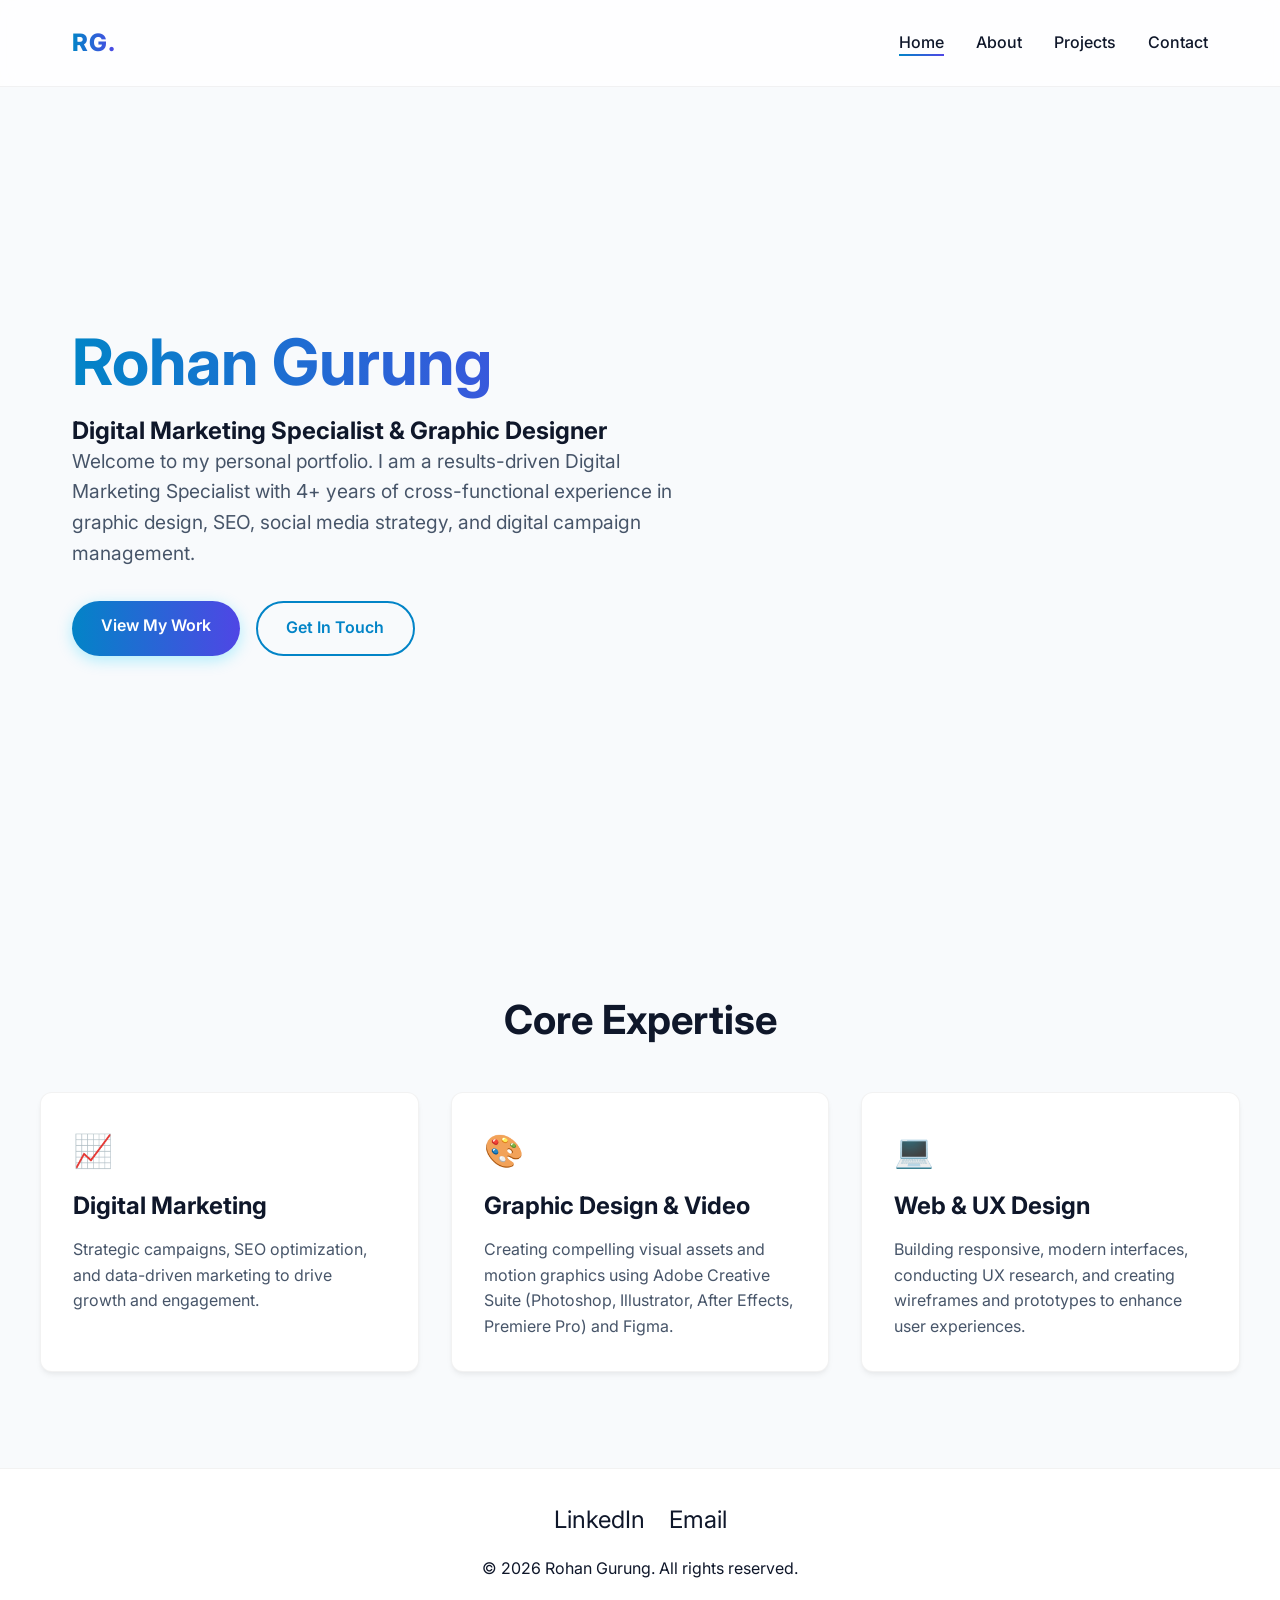
<file: index.html>
<!DOCTYPE html>
<html lang="en">

<head>
    <meta charset="UTF-8">
    <meta name="viewport" content="width=device-width, initial-scale=1.0">
    <title>Rohan Gurung | Portfolio</title>
    <meta name="description" content="Portfolio of Rohan Gurung, Digital Marketing Specialist & Graphic Designer.">

    <!-- Google Fonts -->
    <link rel="preconnect" href="https://fonts.googleapis.com">
    <link rel="preconnect" href="https://fonts.gstatic.com" crossorigin>
    <link href="https://fonts.googleapis.com/css2?family=Inter:wght@300;400;500;600;700;800&display=swap"
        rel="stylesheet">

    <link rel="stylesheet" href="css/styles.css">
</head>

<body>
    <header>
        <div class="container nav-wrapper">
            <nav>
                <div class="logo"><span class="gradient-text">RG.</span></div>
                <button class="hamburger" aria-label="Toggle navigation">☰</button>
                <ul class="nav-links">
                    <li><a href="index.html">Home</a></li>
                    <li><a href="about.html">About</a></li>
                    <li><a href="projects.html">Projects</a></li>
                    <li><a href="contact.html">Contact</a></li>
                </ul>
            </nav>
        </div>
    </header>

    <main>
        <section class="hero container">
            <div class="hero-content">
                <h1 class="gradient-text">Rohan Gurung</h1>
                <h2>Digital Marketing Specialist & Graphic Designer</h2>
                <p>Welcome to my personal portfolio. I am a results-driven Digital Marketing Specialist with 4+ years of
                    cross-functional experience in graphic design, SEO, social media strategy, and digital campaign
                    management.</p>
                <div class="hero-buttons">
                    <a href="projects.html" class="btn btn-primary">View My Work</a>
                    <a href="contact.html" class="btn btn-outline">Get In Touch</a>
                </div>
            </div>
        </section>

        <section class="skills-preview section-padding container fade-in">
            <h2 class="section-title">Core Expertise</h2>
            <div class="card-grid">
                <div class="card">
                    <div class="card-icon">📈</div>
                    <h3>Digital Marketing</h3>
                    <p>Strategic campaigns, SEO optimization, and data-driven marketing to drive growth and engagement.
                    </p>
                </div>
                <div class="card">
                    <div class="card-icon">🎨</div>
                    <h3>Graphic Design & Video</h3>
                    <p>Creating compelling visual assets and motion graphics using Adobe Creative Suite (Photoshop,
                        Illustrator, After Effects, Premiere Pro) and Figma.</p>
                </div>
                <div class="card">
                    <div class="card-icon">💻</div>
                    <h3>Web & UX Design</h3>
                    <p>Building responsive, modern interfaces, conducting UX research, and creating wireframes and
                        prototypes to enhance user experiences.</p>
                </div>
            </div>
        </section>
    </main>

    <footer>
        <div class="container">
            <div class="social-links">
                <a href="https://linkedin.com/in/rohan-gurung-it" target="_blank" aria-label="LinkedIn">LinkedIn</a>
                <a href="mailto:grgrohan004@gmail.com" aria-label="Email">Email</a>
            </div>
            <p>&copy; 2026 Rohan Gurung. All rights reserved.</p>
        </div>
    </footer>

    <script src="js/script.js"></script>
</body>

</html>
</file>
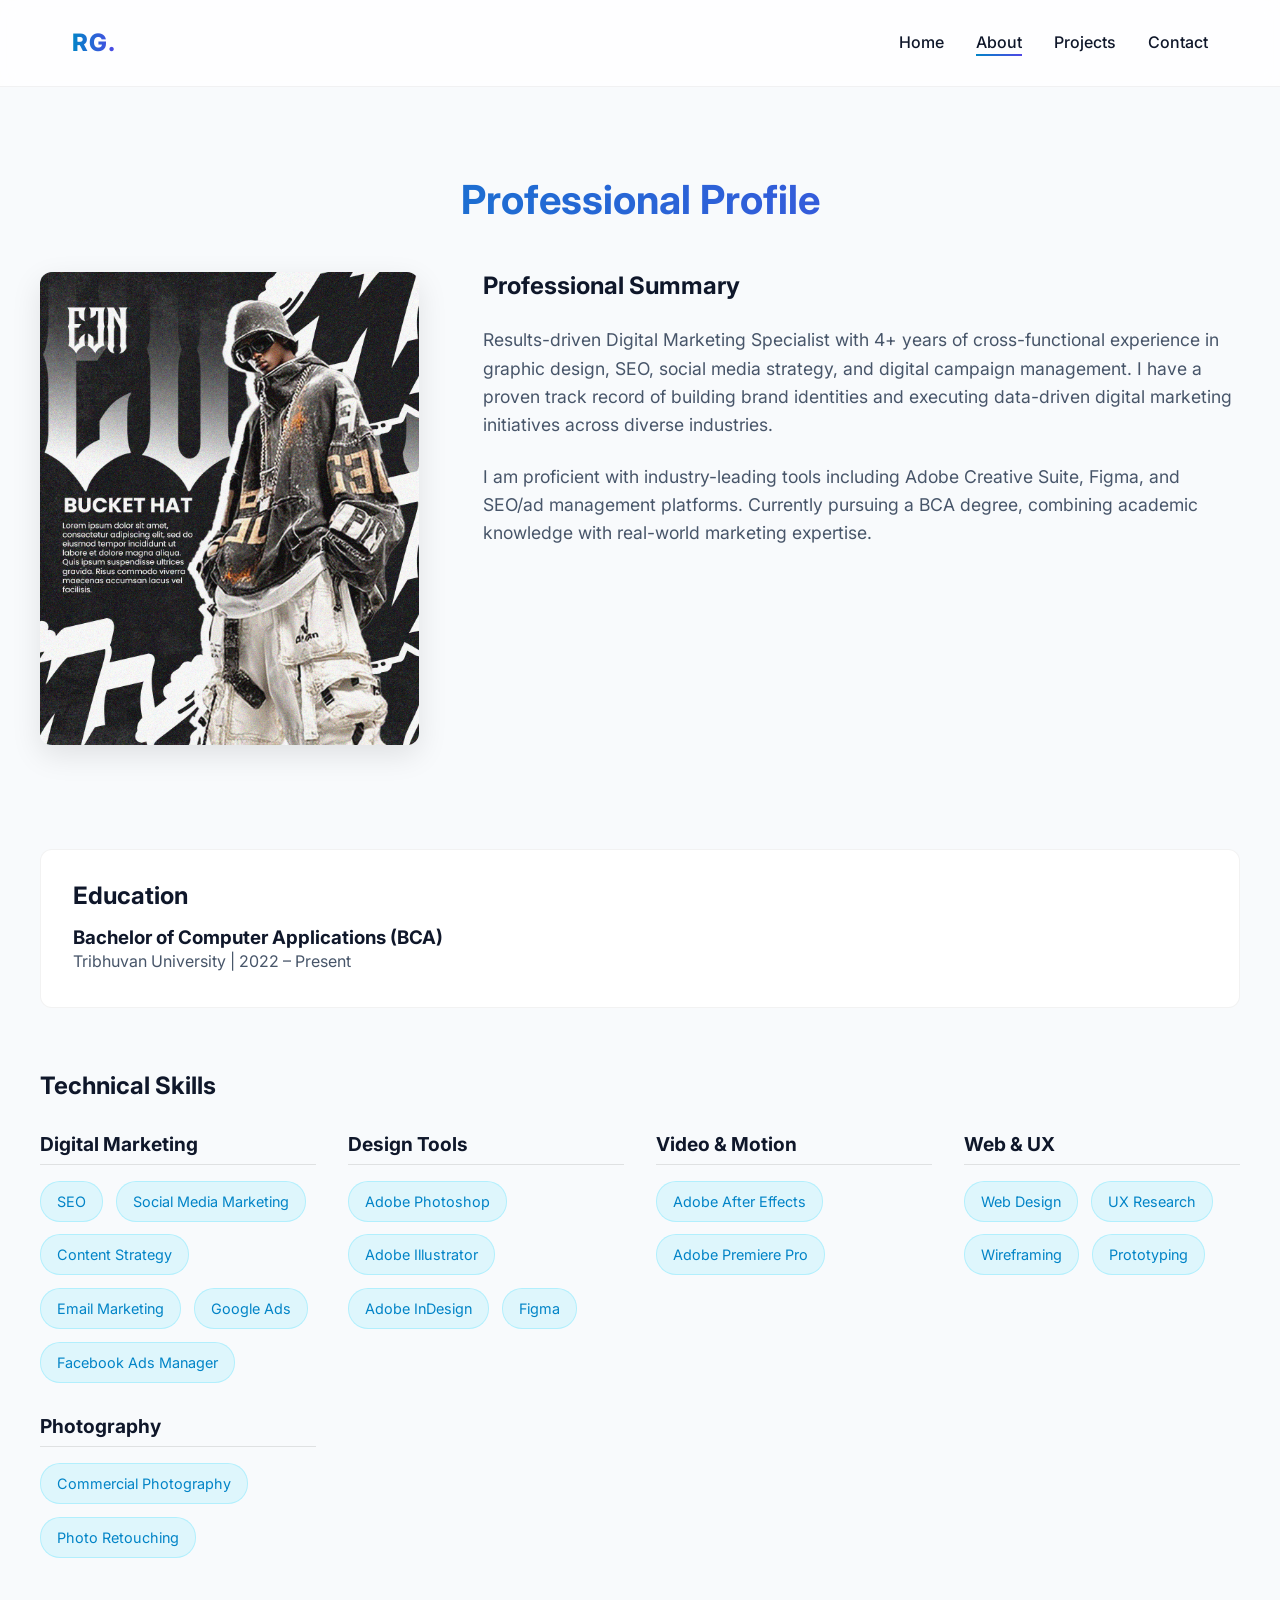
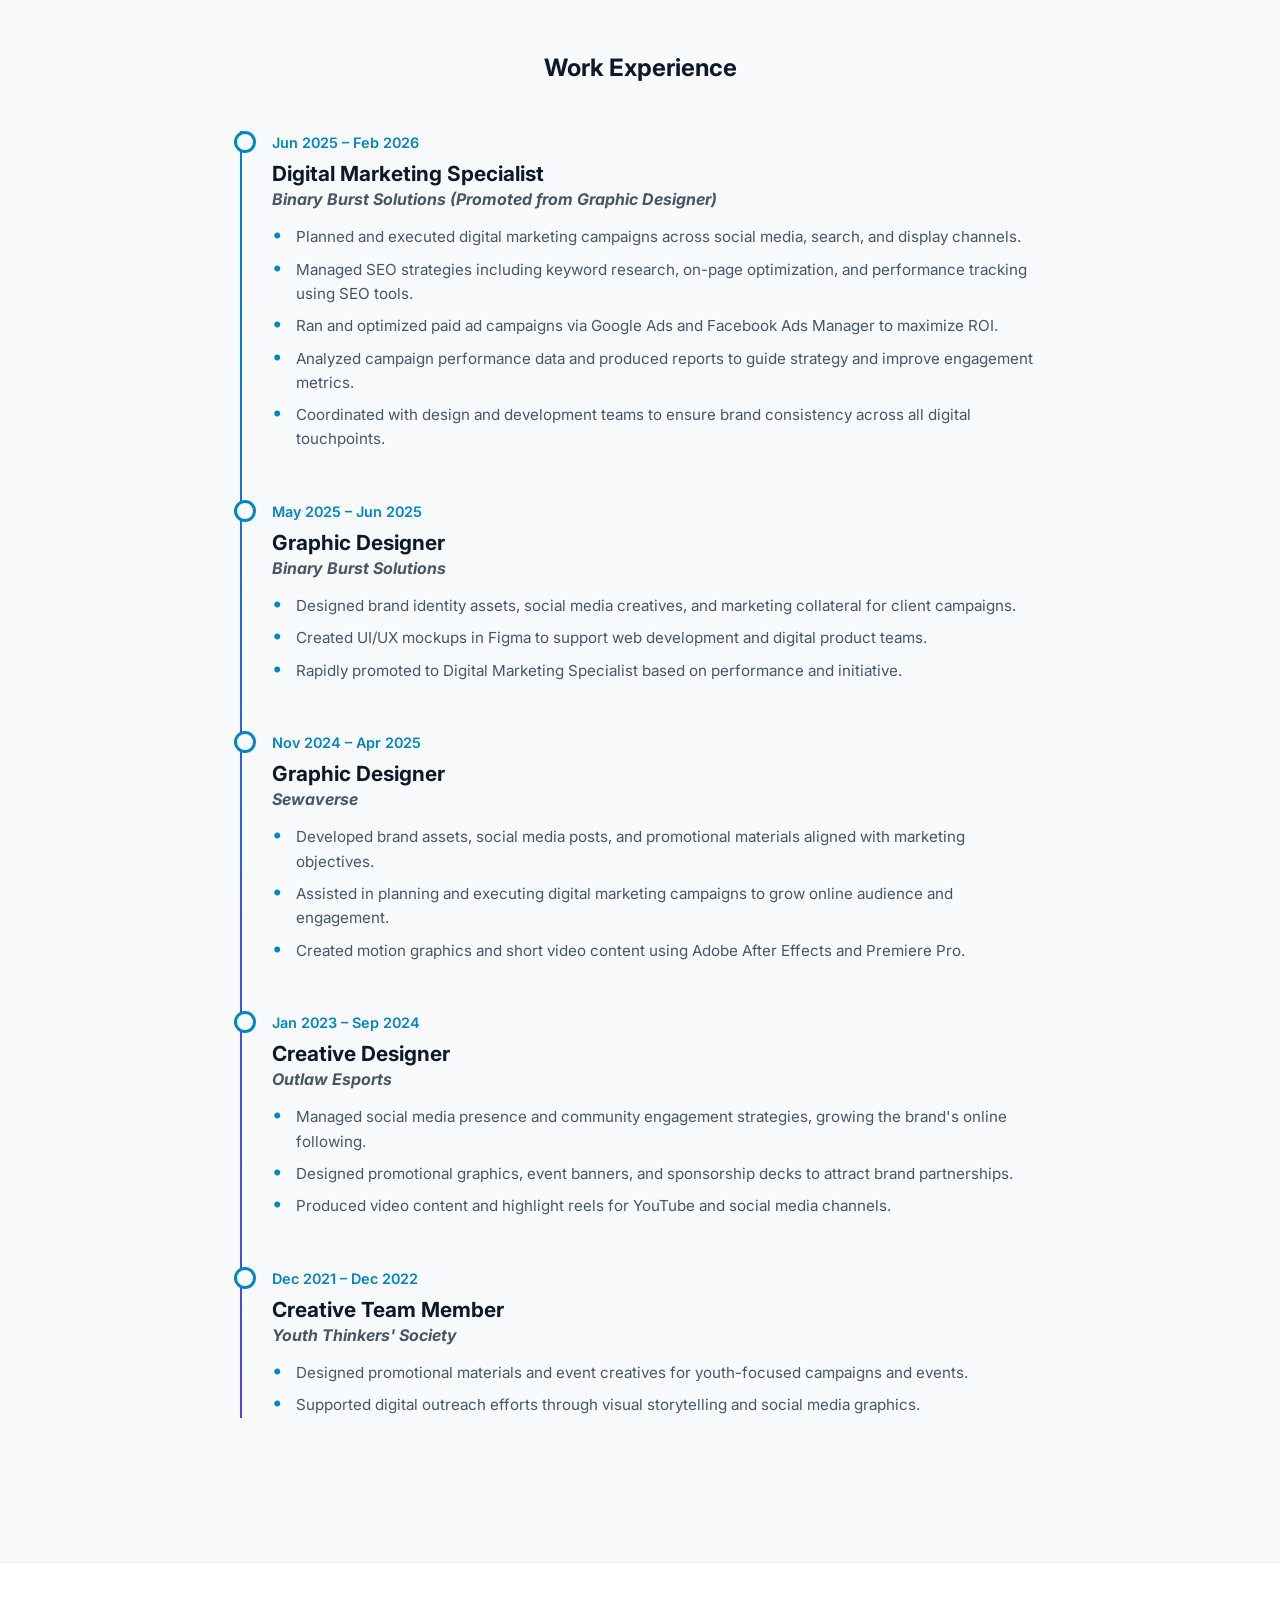
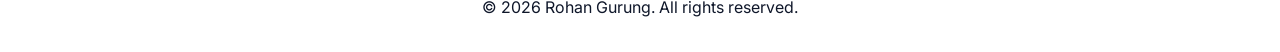
<file: about.html>
<!DOCTYPE html>
<html lang="en">

<head>
    <meta charset="UTF-8">
    <meta name="viewport" content="width=device-width, initial-scale=1.0">
    <title>About | Rohan Gurung</title>
    <meta name="description" content="Professional summary, skills, and work experience of Rohan Gurung.">

    <link rel="preconnect" href="https://fonts.googleapis.com">
    <link rel="preconnect" href="https://fonts.gstatic.com" crossorigin>
    <link href="https://fonts.googleapis.com/css2?family=Inter:wght@300;400;500;600;700;800&display=swap"
        rel="stylesheet">

    <link rel="stylesheet" href="css/styles.css">
    <style>
        .about-content {
            display: flex;
            flex-direction: column;
            gap: 4rem;
        }

        .about-text p {
            margin-bottom: 1.5rem;
            font-size: 1.1rem;
            color: var(--text-muted);
        }

        .skills-container {
            display: grid;
            grid-template-columns: repeat(auto-fit, minmax(250px, 1fr));
            gap: 2rem;
            margin-top: 2rem;
        }

        .skill-group h3 {
            margin-bottom: 1rem;
            color: var(--text-main);
            font-size: 1.2rem;
            border-bottom: 1px solid rgba(0, 0, 0, 0.1);
            padding-bottom: 0.5rem;
        }

        .skill-tags {
            display: flex;
            flex-wrap: wrap;
            gap: 0.8rem;
        }

        .skill-tag {
            background: rgba(0, 210, 255, 0.1);
            color: var(--primary-color);
            padding: 0.5rem 1rem;
            border-radius: 20px;
            font-size: 0.9rem;
            border: 1px solid rgba(0, 210, 255, 0.2);
        }

        .timeline {
            position: relative;
            max-width: 800px;
            margin: 0 auto;
            padding-left: 2rem;
        }

        .timeline::before {
            content: '';
            position: absolute;
            left: 0;
            top: 0;
            bottom: 0;
            width: 2px;
            background: linear-gradient(180deg, var(--primary-color), var(--secondary-color));
        }

        .timeline-item {
            position: relative;
            margin-bottom: 3rem;
        }

        .timeline-item::before {
            content: '';
            position: absolute;
            left: -2.4rem;
            top: 0;
            width: 16px;
            height: 16px;
            border-radius: 50%;
            background: var(--bg-color);
            border: 3px solid var(--primary-color);
        }

        .timeline-date {
            color: var(--primary-color);
            font-weight: 600;
            font-size: 0.9rem;
            margin-bottom: 0.5rem;
            display: block;
        }

        .timeline-title {
            font-size: 1.3rem;
            color: var(--text-main);
            margin-bottom: 0.2rem;
        }

        .timeline-company {
            color: var(--text-muted);
            font-size: 1rem;
            margin-bottom: 1rem;
            font-style: italic;
        }

        .timeline-content ul {
            list-style: none;
            padding-left: 0;
        }

        .timeline-content li {
            position: relative;
            padding-left: 1.5rem;
            margin-bottom: 0.5rem;
            color: var(--text-muted);
            font-size: 0.95rem;
        }

        .timeline-content li::before {
            content: '•';
            position: absolute;
            left: 0;
            color: var(--primary-color);
            font-size: 1.2rem;
            line-height: 1;
        }

        .education-card {
            background: var(--surface-color);
            border-radius: var(--border-radius);
            padding: 2rem;
            border: 1px solid rgba(0, 0, 0, 0.05);
            margin-top: 2rem;
        }
    </style>
</head>

<body>
    <header>
        <div class="container nav-wrapper">
            <nav>
                <div class="logo"><span class="gradient-text">RG.</span></div>
                <button class="hamburger" aria-label="Toggle navigation">☰</button>
                <ul class="nav-links">
                    <li><a href="index.html">Home</a></li>
                    <li><a href="about.html">About</a></li>
                    <li><a href="projects.html">Projects</a></li>
                    <li><a href="contact.html">Contact</a></li>
                </ul>
            </nav>
        </div>
    </header>

    <main>
        <section class="section-padding container" style="margin-top: 80px;">
            <h1 class="section-title gradient-text">Professional Profile</h1>

            <div class="about-content fade-in">
                <div class="about-layout" style="display: flex; gap: 4rem; align-items: flex-start; flex-wrap: wrap;">
                    <div class="about-image" style="flex: 1; min-width: 300px;">
                        <img src="assets/images/ejn2.jpg" alt="Rohan Gurung"
                            style="width: 100%; border-radius: var(--border-radius); box-shadow: 0 10px 30px rgba(0,0,0,0.1); object-fit: cover;">
                    </div>
                    <div class="about-text" style="flex: 2; min-width: 300px;">
                        <h2>Professional Summary</h2>
                        <br>
                        <p>Results-driven Digital Marketing Specialist with 4+ years of cross-functional experience in
                            graphic design, SEO, social media strategy, and digital campaign management. I have a proven
                            track record of building brand identities and executing data-driven digital marketing
                            initiatives across diverse industries.</p>
                        <p>I am proficient with industry-leading tools including Adobe Creative Suite, Figma, and SEO/ad
                            management platforms. Currently pursuing a BCA degree, combining academic knowledge with
                            real-world marketing expertise.</p>
                    </div>
                </div>

                <div class="education-card">
                    <h2 style="margin-bottom: 1rem;">Education</h2>
                    <h3 style="color: var(--text-main);">Bachelor of Computer Applications (BCA)</h3>
                    <p style="color: var(--text-muted);">Tribhuvan University | 2022 – Present</p>
                </div>

                <div class="skills-section">
                    <h2>Technical Skills</h2>
                    <div class="skills-container">
                        <div class="skill-group">
                            <h3>Digital Marketing</h3>
                            <div class="skill-tags">
                                <span class="skill-tag">SEO</span>
                                <span class="skill-tag">Social Media Marketing</span>
                                <span class="skill-tag">Content Strategy</span>
                                <span class="skill-tag">Email Marketing</span>
                                <span class="skill-tag">Google Ads</span>
                                <span class="skill-tag">Facebook Ads Manager</span>
                            </div>
                        </div>

                        <div class="skill-group">
                            <h3>Design Tools</h3>
                            <div class="skill-tags">
                                <span class="skill-tag">Adobe Photoshop</span>
                                <span class="skill-tag">Adobe Illustrator</span>
                                <span class="skill-tag">Adobe InDesign</span>
                                <span class="skill-tag">Figma</span>
                            </div>
                        </div>

                        <div class="skill-group">
                            <h3>Video & Motion</h3>
                            <div class="skill-tags">
                                <span class="skill-tag">Adobe After Effects</span>
                                <span class="skill-tag">Adobe Premiere Pro</span>
                            </div>
                        </div>

                        <div class="skill-group">
                            <h3>Web & UX</h3>
                            <div class="skill-tags">
                                <span class="skill-tag">Web Design</span>
                                <span class="skill-tag">UX Research</span>
                                <span class="skill-tag">Wireframing</span>
                                <span class="skill-tag">Prototyping</span>
                            </div>
                        </div>

                        <!-- <div class="skill-group">
                            <h3>Analytics & SEO</h3>
                            <div class="skill-tags">
                                <span class="skill-tag">SEMrush</span>
                                <span class="skill-tag">Ahrefs</span>
                                <span class="skill-tag">Google Search Console</span>
                                <span class="skill-tag">Google Analytics</span>
                            </div>
                        </div> -->

                        <div class="skill-group">
                            <h3>Photography</h3>
                            <div class="skill-tags">
                                <span class="skill-tag">Commercial Photography</span>
                                <span class="skill-tag">Photo Retouching</span>
                            </div>
                        </div>
                    </div>
                </div>

                <div class="experience-section" style="margin-top: 2rem;">
                    <h2 style="margin-bottom: 3rem; text-align: center;">Work Experience</h2>

                    <div class="timeline">
                        <!-- Experience 1 -->
                        <div class="timeline-item">
                            <span class="timeline-date">Jun 2025 – Feb 2026</span>
                            <h3 class="timeline-title">Digital Marketing Specialist</h3>
                            <h4 class="timeline-company">Binary Burst Solutions (Promoted from Graphic Designer)</h4>
                            <div class="timeline-content">
                                <ul>
                                    <li>Planned and executed digital marketing campaigns across social media, search,
                                        and display channels.</li>
                                    <li>Managed SEO strategies including keyword research, on-page optimization, and
                                        performance tracking using SEO tools.</li>
                                    <li>Ran and optimized paid ad campaigns via Google Ads and Facebook Ads Manager to
                                        maximize ROI.</li>
                                    <li>Analyzed campaign performance data and produced reports to guide strategy and
                                        improve engagement metrics.</li>
                                    <li>Coordinated with design and development teams to ensure brand consistency across
                                        all digital touchpoints.</li>
                                </ul>
                            </div>
                        </div>

                        <!-- Experience 2 -->
                        <div class="timeline-item">
                            <span class="timeline-date">May 2025 – Jun 2025</span>
                            <h3 class="timeline-title">Graphic Designer</h3>
                            <h4 class="timeline-company">Binary Burst Solutions</h4>
                            <div class="timeline-content">
                                <ul>
                                    <li>Designed brand identity assets, social media creatives, and marketing collateral
                                        for client campaigns.</li>
                                    <li>Created UI/UX mockups in Figma to support web development and digital product
                                        teams.</li>
                                    <li>Rapidly promoted to Digital Marketing Specialist based on performance and
                                        initiative.</li>
                                </ul>
                            </div>
                        </div>

                        <!-- Experience 3 -->
                        <div class="timeline-item">
                            <span class="timeline-date">Nov 2024 – Apr 2025</span>
                            <h3 class="timeline-title">Graphic Designer</h3>
                            <h4 class="timeline-company">Sewaverse</h4>
                            <div class="timeline-content">
                                <ul>
                                    <li>Developed brand assets, social media posts, and promotional materials aligned
                                        with marketing objectives.</li>
                                    <li>Assisted in planning and executing digital marketing campaigns to grow online
                                        audience and engagement.</li>
                                    <li>Created motion graphics and short video content using Adobe After Effects and
                                        Premiere Pro.</li>
                                </ul>
                            </div>
                        </div>

                        <!-- Experience 4 -->
                        <div class="timeline-item">
                            <span class="timeline-date">Jan 2023 – Sep 2024</span>
                            <h3 class="timeline-title">Creative Designer</h3>
                            <h4 class="timeline-company">Outlaw Esports</h4>
                            <div class="timeline-content">
                                <ul>
                                    <li>Managed social media presence and community engagement strategies, growing the
                                        brand's online following.</li>
                                    <li>Designed promotional graphics, event banners, and sponsorship decks to attract
                                        brand partnerships.</li>
                                    <li>Produced video content and highlight reels for YouTube and social media
                                        channels.</li>
                                </ul>
                            </div>
                        </div>

                        <!-- Experience 5 -->
                        <div class="timeline-item">
                            <span class="timeline-date">Dec 2021 – Dec 2022</span>
                            <h3 class="timeline-title">Creative Team Member</h3>
                            <h4 class="timeline-company">Youth Thinkers' Society</h4>
                            <div class="timeline-content">
                                <ul>
                                    <li>Designed promotional materials and event creatives for youth-focused campaigns
                                        and events.</li>
                                    <li>Supported digital outreach efforts through visual storytelling and social media
                                        graphics.</li>
                                </ul>
                            </div>
                        </div>
                    </div>
                </div>

            </div>
        </section>
    </main>

    <footer>
        <div class="container">
            <p>&copy; 2026 Rohan Gurung. All rights reserved.</p>
        </div>
    </footer>

    <script src="js/script.js"></script>
</body>

</html>
</file>
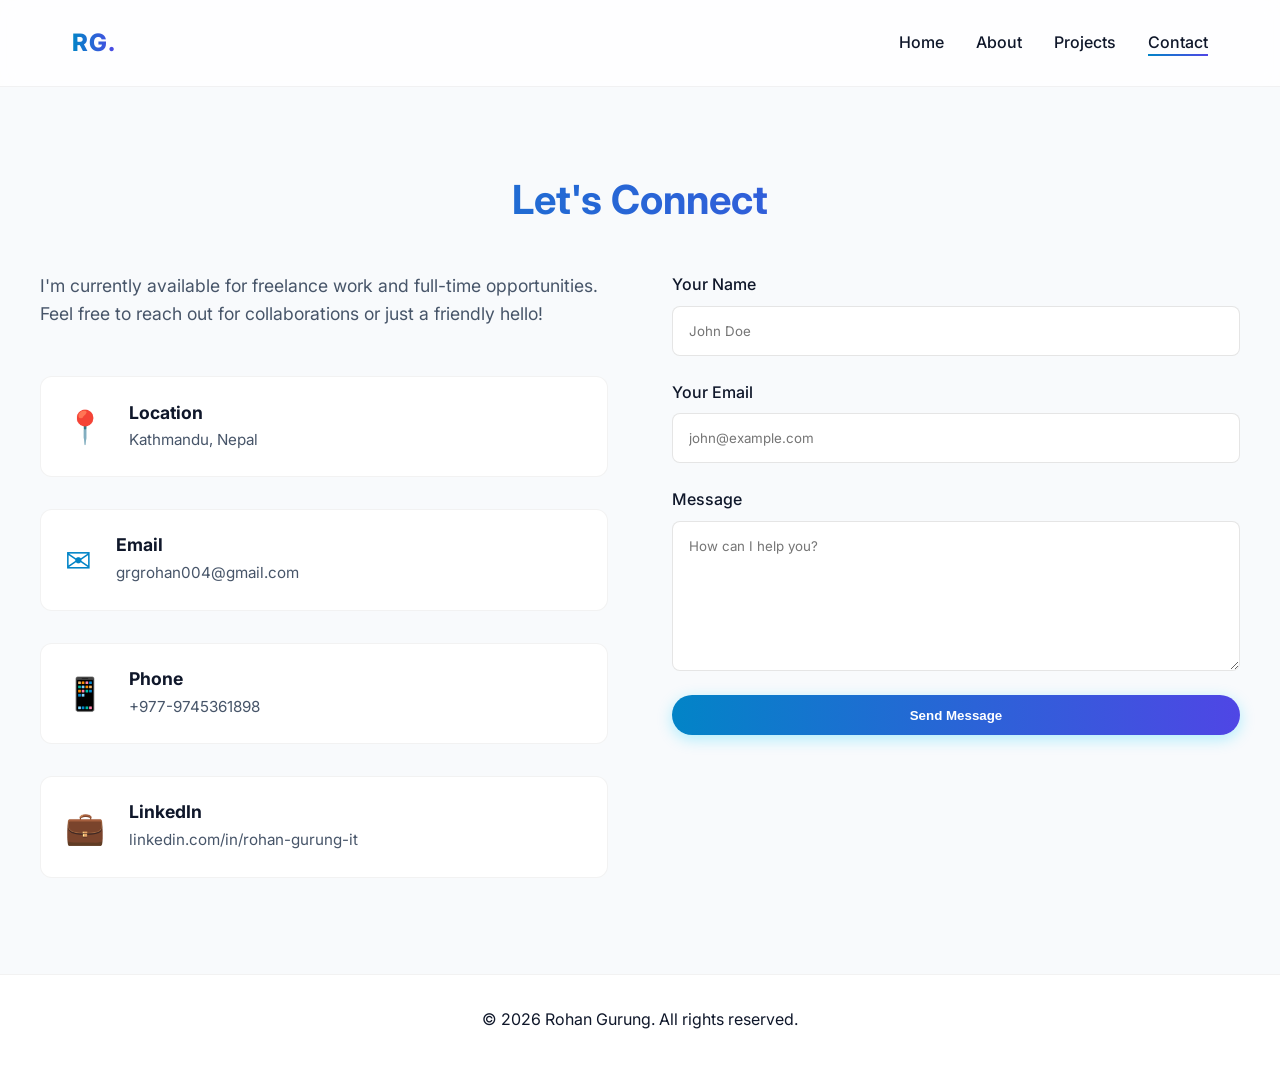
<file: contact.html>
<!DOCTYPE html>
<html lang="en">

<head>
    <meta charset="UTF-8">
    <meta name="viewport" content="width=device-width, initial-scale=1.0">
    <title>Contact | Rohan Gurung</title>
    <meta name="description" content="Contact Rohan Gurung for collaborations and inquiries.">

    <link rel="preconnect" href="https://fonts.googleapis.com">
    <link rel="preconnect" href="https://fonts.gstatic.com" crossorigin>
    <link href="https://fonts.googleapis.com/css2?family=Inter:wght@300;400;500;600;700;800&display=swap"
        rel="stylesheet">

    <link rel="stylesheet" href="css/styles.css">
    <style>
        .contact-container {
            display: grid;
            grid-template-columns: 1fr 1fr;
            gap: 4rem;
        }

        .contact-info {
            display: flex;
            flex-direction: column;
            gap: 2rem;
        }

        .info-item {
            display: flex;
            align-items: center;
            gap: 1.5rem;
            padding: 1.5rem;
            background: var(--surface-color);
            border-radius: var(--border-radius);
            border: 1px solid rgba(0, 0, 0, 0.05);
            transition: var(--transition);
        }

        .info-item:hover {
            border-color: var(--primary-color);
            transform: translateX(10px);
        }

        .info-icon {
            font-size: 2rem;
            color: var(--primary-color);
        }

        .info-details h3 {
            font-size: 1.1rem;
            margin-bottom: 0.3rem;
            color: var(--text-main);
        }

        .info-details p,
        .info-details a {
            color: var(--text-muted);
            font-size: 0.95rem;
        }

        @media (max-width: 768px) {
            .contact-container {
                grid-template-columns: 1fr;
            }
        }
    </style>
</head>

<body>
    <header>
        <div class="container nav-wrapper">
            <nav>
                <div class="logo"><span class="gradient-text">RG.</span></div>
                <button class="hamburger" aria-label="Toggle navigation">☰</button>
                <ul class="nav-links">
                    <li><a href="index.html">Home</a></li>
                    <li><a href="about.html">About</a></li>
                    <li><a href="projects.html">Projects</a></li>
                    <li><a href="contact.html">Contact</a></li>
                </ul>
            </nav>
        </div>
    </header>

    <main>
        <section class="section-padding container" style="margin-top: 80px;">
            <h1 class="section-title gradient-text">Let's Connect</h1>

            <div class="contact-container fade-in">
                <div class="contact-info">
                    <p style="font-size: 1.1rem; color: var(--text-muted); margin-bottom: 1rem;">
                        I'm currently available for freelance work and full-time opportunities. Feel free to reach out
                        for collaborations or just a friendly hello!
                    </p>

                    <div class="info-item">
                        <div class="info-icon">📍</div>
                        <div class="info-details">
                            <h3>Location</h3>
                            <p>Kathmandu, Nepal</p>
                        </div>
                    </div>

                    <div class="info-item">
                        <div class="info-icon">✉️</div>
                        <div class="info-details">
                            <h3>Email</h3>
                            <a href="mailto:grgrohan004@gmail.com">grgrohan004@gmail.com</a>
                        </div>
                    </div>

                    <div class="info-item">
                        <div class="info-icon">📱</div>
                        <div class="info-details">
                            <h3>Phone</h3>
                            <a href="tel:+9779745361898">+977-9745361898</a>
                        </div>
                    </div>

                    <div class="info-item">
                        <div class="info-icon">💼</div>
                        <div class="info-details">
                            <h3>LinkedIn</h3>
                            <a href="https://linkedin.com/in/rohan-gurung-it"
                                target="_blank">linkedin.com/in/rohan-gurung-it</a>
                        </div>
                    </div>
                </div>

                <div class="contact-form-wrapper">
                    <form class="contact-form"
                        onsubmit="event.preventDefault(); alert('Thank you for reaching out! This is a demo form.');">
                        <div class="form-group">
                            <label for="name">Your Name</label>
                            <input type="text" id="name" placeholder="John Doe" required>
                        </div>
                        <div class="form-group">
                            <label for="email">Your Email</label>
                            <input type="email" id="email" placeholder="john@example.com" required>
                        </div>
                        <div class="form-group">
                            <label for="message">Message</label>
                            <textarea id="message" placeholder="How can I help you?" required></textarea>
                        </div>
                        <button type="submit" class="btn btn-primary" style="width: 100%;">Send Message</button>
                    </form>
                </div>
            </div>
        </section>
    </main>

    <footer>
        <div class="container">
            <p>&copy; 2026 Rohan Gurung. All rights reserved.</p>
        </div>
    </footer>

    <script src="js/script.js"></script>
</body>

</html>
</file>
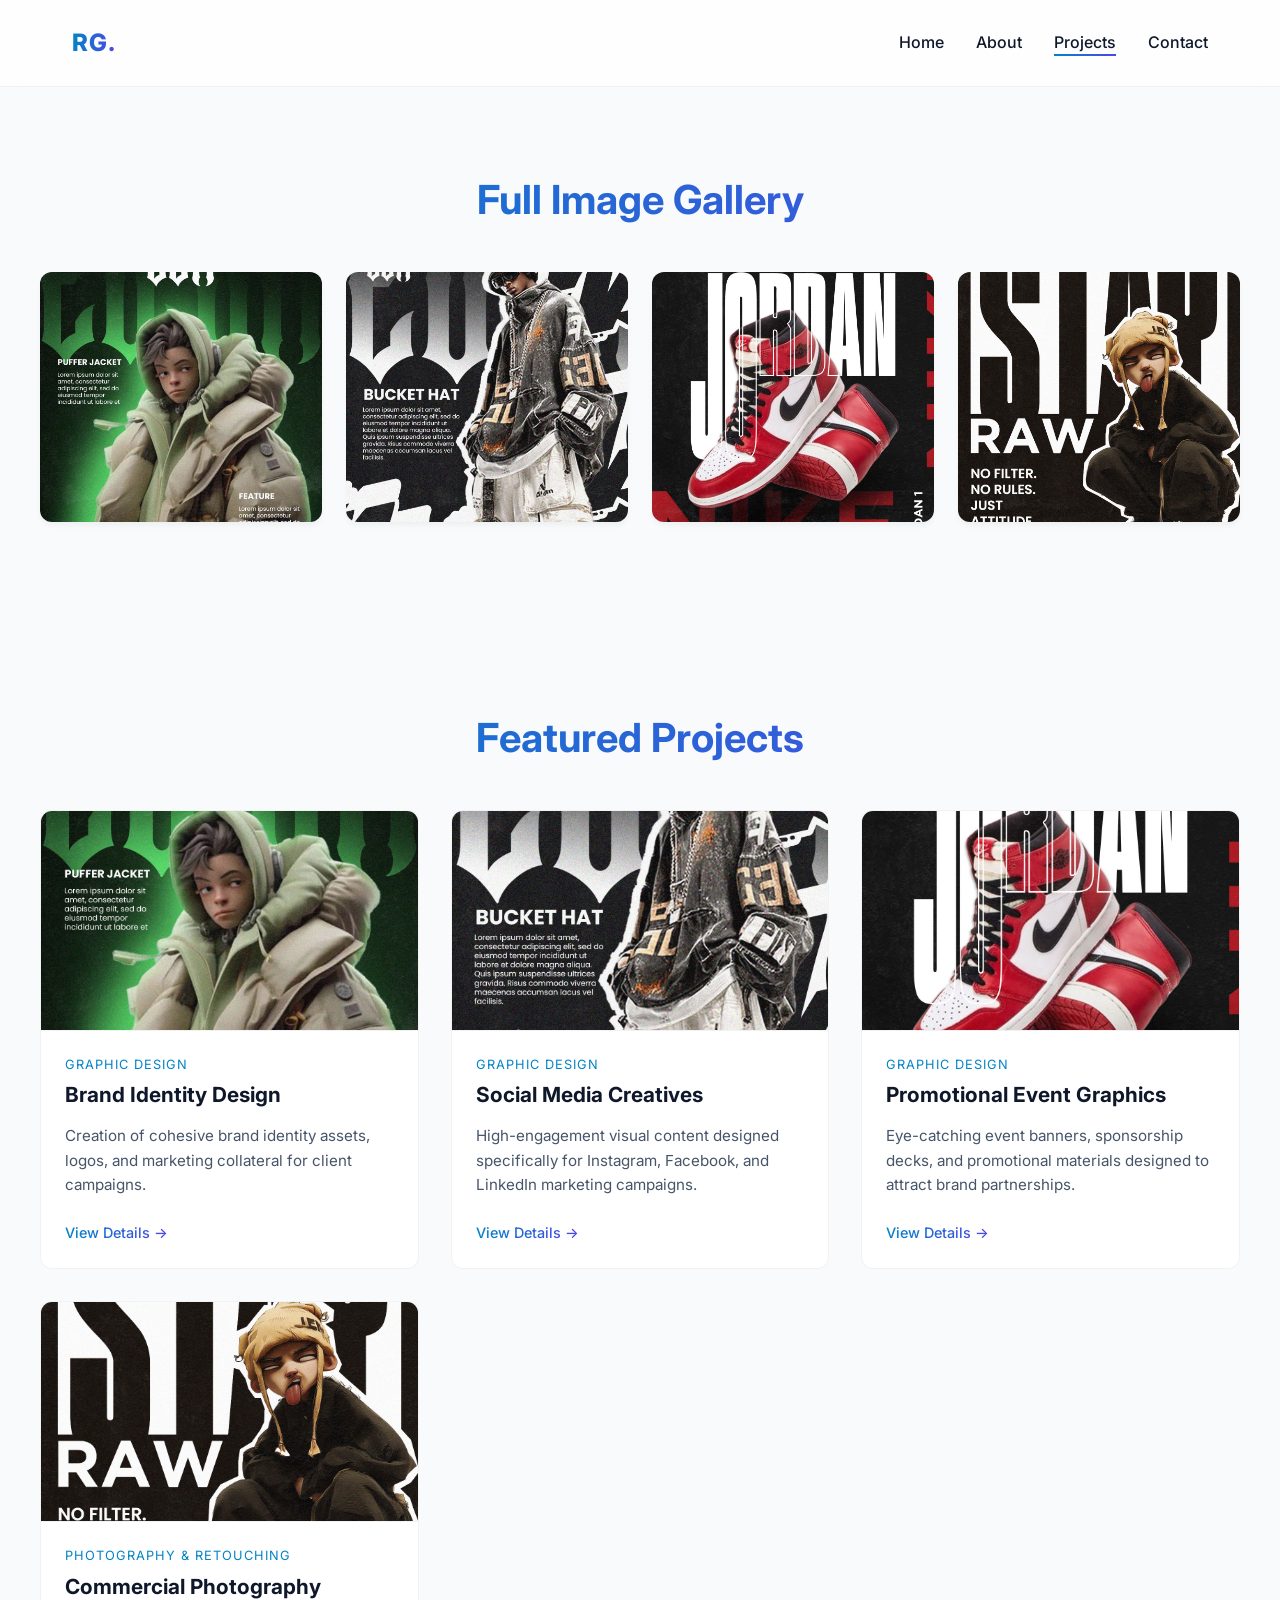
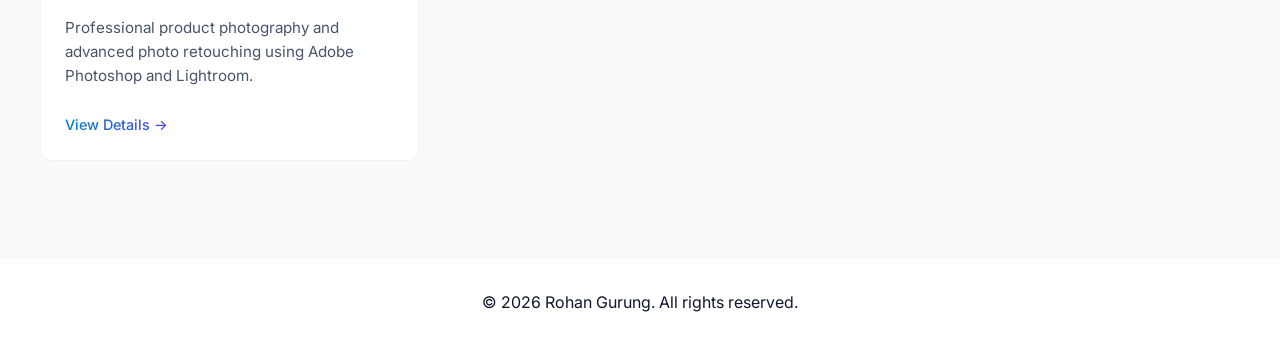
<file: projects.html>
<!DOCTYPE html>
<html lang="en">

<head>
    <meta charset="UTF-8">
    <meta name="viewport" content="width=device-width, initial-scale=1.0">
    <title>Projects | Rohan Gurung</title>
    <meta name="description" content="View the portfolio and projects of Rohan Gurung.">

    <link rel="preconnect" href="https://fonts.googleapis.com">
    <link rel="preconnect" href="https://fonts.gstatic.com" crossorigin>
    <link href="https://fonts.googleapis.com/css2?family=Inter:wght@300;400;500;600;700;800&display=swap"
        rel="stylesheet">

    <link rel="stylesheet" href="css/styles.css">
    <style>
        .project-card {
            display: flex;
            flex-direction: column;
            background: var(--surface-color);
            border-radius: var(--border-radius);
            overflow: hidden;
            border: 1px solid rgba(0, 0, 0, 0.05);
            transition: var(--transition);
        }

        .project-card:hover {
            transform: translateY(-10px);
            border-color: rgba(0, 210, 255, 0.3);
            box-shadow: 0 10px 30px rgba(0, 0, 0, 0.3);
        }

        .project-image {
            height: 220px;
            width: 100%;
            object-fit: cover;
            display: block;
            border-bottom: 1px solid rgba(0, 0, 0, 0.05);
        }

        .project-info {
            padding: 1.5rem;
            flex-grow: 1;
            display: flex;
            flex-direction: column;
        }

        .project-category {
            font-size: 0.8rem;
            color: var(--primary-color);
            text-transform: uppercase;
            letter-spacing: 1px;
            margin-bottom: 0.5rem;
        }

        .project-title {
            font-size: 1.3rem;
            margin-bottom: 1rem;
            color: var(--text-main);
        }

        .project-desc {
            color: var(--text-muted);
            font-size: 0.95rem;
            margin-bottom: 1.5rem;
            flex-grow: 1;
        }

        .project-links {
            display: flex;
            gap: 1rem;
        }

        .project-links a {
            font-size: 0.9rem;
            font-weight: 500;
        }
    </style>
</head>

<body>
    <header>
        <div class="container nav-wrapper">
            <nav>
                <div class="logo"><span class="gradient-text">RG.</span></div>
                <button class="hamburger" aria-label="Toggle navigation">☰</button>
                <ul class="nav-links">
                    <li><a href="index.html">Home</a></li>
                    <li><a href="about.html">About</a></li>
                    <li><a href="projects.html">Projects</a></li>
                    <li><a href="contact.html">Contact</a></li>
                </ul>
            </nav>
        </div>
    </header>

    <main>
        <section class="section-padding container" style="margin-top: 80px;">
            <h1 class="section-title gradient-text">Full Image Gallery</h1>
            <div class="gallery-grid fade-in">
                <img src="assets/images/ejn.jpg" alt="Gallery Image 1" class="gallery-item">
                <img src="assets/images/ejn2.jpg" alt="Gallery Image 2" class="gallery-item">
                <img src="assets/images/jordans1.jpg" alt="Gallery Image 3" class="gallery-item">
                <img src="assets/images/raw.jpg" alt="Gallery Image 4" class="gallery-item">
            </div>
        </section>

        <section class="section-padding container">
            <h2 class="section-title gradient-text">Featured Projects</h2>

            <div class="card-grid fade-in">
                <!-- Project 1 -->
                <div class="project-card">
                    <img src="assets/images/ejn.jpg" alt="Brand Identity Design" class="project-image">
                    <div class="project-info">
                        <span class="project-category">Graphic Design</span>
                        <h3 class="project-title">Brand Identity Design</h3>
                        <p class="project-desc">Creation of cohesive brand identity assets, logos, and marketing
                            collateral for client campaigns.</p>
                        <div class="project-links">
                            <a href="#" class="gradient-text">View Details →</a>
                        </div>
                    </div>
                </div>

                <!-- Project 2 -->
                <div class="project-card">
                    <img src="assets/images/ejn2.jpg" alt="Social Media Creatives" class="project-image">
                    <div class="project-info">
                        <span class="project-category">Graphic Design</span>
                        <h3 class="project-title">Social Media Creatives</h3>
                        <p class="project-desc">High-engagement visual content designed specifically for Instagram,
                            Facebook, and LinkedIn marketing campaigns.</p>
                        <div class="project-links">
                            <a href="#" class="gradient-text">View Details →</a>
                        </div>
                    </div>
                </div>

                <!-- Project 3 -->
                <div class="project-card">
                    <img src="assets/images/jordans1.jpg" alt="Promotional Event Graphics" class="project-image">
                    <div class="project-info">
                        <span class="project-category">Graphic Design</span>
                        <h3 class="project-title">Promotional Event Graphics</h3>
                        <p class="project-desc">Eye-catching event banners, sponsorship decks, and promotional materials
                            designed to attract brand partnerships.</p>
                        <div class="project-links">
                            <a href="#" class="gradient-text">View Details →</a>
                        </div>
                    </div>
                </div>

                <!-- Project 4 -->
                <div class="project-card">
                    <img src="assets/images/raw.jpg" alt="Commercial Photography" class="project-image">
                    <div class="project-info">
                        <span class="project-category">Photography & Retouching</span>
                        <h3 class="project-title">Commercial Photography</h3>
                        <p class="project-desc">Professional product photography and advanced photo retouching using
                            Adobe Photoshop and Lightroom.</p>
                        <div class="project-links">
                            <a href="#" class="gradient-text">View Details →</a>
                        </div>
                    </div>
                </div>
            </div>
        </section>

        <!-- Lightbox Modal -->
        <div id="lightbox" class="lightbox">
            <span class="lightbox-close">&times;</span>
            <img class="lightbox-content" id="lightbox-img">
        </div>
    </main>

    <footer>
        <div class="container">
            <p>&copy; 2026 Rohan Gurung. All rights reserved.</p>
        </div>
    </footer>

    <script src="js/script.js"></script>
</body>

</html>
</file>
<file: css/styles.css>
:root {
  /* Color Palette */
  --bg-color: #f8fafc;
  --surface-color: #ffffff;
  --primary-color: #0284c7;
  --secondary-color: #4f46e5;
  --text-main: #0f172a;
  --text-muted: #475569;
  --accent-color: #e11d48;

  /* Typography */
  --font-family: "Inter", system-ui, -apple-system, sans-serif;

  /* Utilities */
  --transition: all 0.3s cubic-bezier(0.25, 0.8, 0.25, 1);
  --border-radius: 12px;
}

* {
  margin: 0;
  padding: 0;
  box-sizing: border-box;
}

body {
  font-family: var(--font-family);
  background-color: var(--bg-color);
  color: var(--text-main);
  line-height: 1.6;
  overflow-x: hidden;
}

a {
  text-decoration: none;
  color: var(--text-main);
  transition: var(--transition);
}

ul {
  list-style: none;
}

/* Typography */
h1,
h2,
h3,
h4 {
  font-weight: 700;
  line-height: 1.2;
}

.gradient-text {
  background: linear-gradient(90deg,
      var(--primary-color),
      var(--secondary-color));
  -webkit-background-clip: text;
  -webkit-text-fill-color: transparent;
  background-clip: text;
}

/* Layout */
.container {
  max-width: 1200px;
  margin: 0 auto;
  padding: 0 2rem;
}

/* Header & Navigation */
header {
  position: fixed;
  top: 0;
  width: 100%;
  padding: 1.5rem 0;
  background: rgba(255, 255, 255, 0.8);
  backdrop-filter: blur(10px);
  z-index: 1000;
  border-bottom: 1px solid rgba(0, 0, 0, 0.05);
}

nav {
  display: flex;
  justify-content: space-between;
  align-items: center;
}

.logo {
  font-size: 1.5rem;
  font-weight: 800;
  letter-spacing: 1px;
}

.nav-links {
  display: flex;
  gap: 2rem;
}

.nav-links a {
  font-weight: 500;
  position: relative;
}

.nav-links a::after {
  content: "";
  position: absolute;
  width: 0;
  height: 2px;
  bottom: -4px;
  left: 0;
  background: linear-gradient(90deg,
      var(--primary-color),
      var(--secondary-color));
  transition: var(--transition);
}

.nav-links a:hover::after,
.nav-links a.active::after {
  width: 100%;
}

.hamburger {
  display: none;
  cursor: pointer;
  background: none;
  border: none;
  color: var(--text-main);
  font-size: 1.5rem;
}

/* Buttons */
.btn {
  display: inline-block;
  padding: 0.8rem 1.8rem;
  border-radius: 30px;
  font-weight: 600;
  cursor: pointer;
  transition: var(--transition);
  border: none;
}

.btn-primary {
  background: linear-gradient(90deg,
      var(--primary-color),
      var(--secondary-color));
  color: #fff;
  box-shadow: 0 4px 15px rgba(0, 210, 255, 0.3);
}

.btn-primary:hover {
  transform: translateY(-2px);
  box-shadow: 0 6px 20px rgba(0, 210, 255, 0.4);
}

.btn-outline {
  background: transparent;
  border: 2px solid var(--primary-color);
  color: var(--primary-color);
}

.btn-outline:hover {
  background: var(--primary-color);
  color: #fff;
}

/* Hero Section */
.hero {
  min-height: 100vh;
  display: flex;
  align-items: center;
  padding-top: 80px;
}

.hero-content {
  max-width: 800px;
}

.hero h1 {
  font-size: clamp(3rem, 5vw, 5rem);
  margin-bottom: 1rem;
}

.hero p {
  font-size: 1.2rem;
  color: var(--text-muted);
  margin-bottom: 2rem;
  max-width: 600px;
}

.hero-buttons {
  display: flex;
  gap: 1rem;
}

/* Sections */
.section-padding {
  padding: 6rem 0;
}

.section-title {
  font-size: 2.5rem;
  margin-bottom: 3rem;
  text-align: center;
}

/* Cards */
.card-grid {
  display: grid;
  grid-template-columns: repeat(auto-fit, minmax(300px, 1fr));
  gap: 2rem;
}

.card {
  background: var(--surface-color);
  border-radius: var(--border-radius);
  padding: 2rem;
  border: 1px solid rgba(0, 0, 0, 0.05);
  box-shadow:
    0 4px 6px -1px rgba(0, 0, 0, 0.05),
    0 2px 4px -1px rgba(0, 0, 0, 0.03);
  transition: var(--transition);
}

.card:hover {
  transform: translateY(-10px);
  border-color: rgba(0, 210, 255, 0.3);
  box-shadow: 0 10px 30px rgba(0, 0, 0, 0.2);
}

.card-icon {
  font-size: 2rem;
  color: var(--primary-color);
  margin-bottom: 1rem;
}

.card h3 {
  margin-bottom: 1rem;
  font-size: 1.5rem;
}

.card p {
  color: var(--text-muted);
}

/* Gallery */
.gallery-grid {
  display: grid;
  grid-template-columns: repeat(auto-fit, minmax(250px, 1fr));
  gap: 1.5rem;
}

.gallery-item {
  width: 100%;
  height: 250px;
  object-fit: cover;
  border-radius: var(--border-radius);
  transition: var(--transition);
  box-shadow: 0 4px 6px -1px rgba(0, 0, 0, 0.05);
}

.gallery-item:hover {
  transform: translateY(-5px) scale(1.02);
  box-shadow: 0 10px 20px rgba(0, 0, 0, 0.15);
}

/* Lightbox */
.lightbox {
  display: none;
  position: fixed;
  z-index: 2000;
  padding-top: 80px;
  left: 0;
  top: 0;
  width: 100%;
  height: 100%;
  overflow: auto;
  background-color: rgba(0, 0, 0, 0.9);
  backdrop-filter: blur(5px);
}

.lightbox-content {
  margin: auto;
  display: block;
  max-width: 90%;
  max-height: 85vh;
  object-fit: contain;
  animation: zoomIn 0.3s;
  border-radius: var(--border-radius);
}

.lightbox-close {
  position: absolute;
  top: 20px;
  right: 40px;
  color: #f1f1f1;
  font-size: 40px;
  font-weight: bold;
  transition: 0.3s;
  cursor: pointer;
}

.lightbox-close:hover,
.lightbox-close:focus {
  color: #bbb;
  text-decoration: none;
  cursor: pointer;
}

@keyframes zoomIn {
  from {
    transform: scale(0.9);
    opacity: 0;
  }

  to {
    transform: scale(1);
    opacity: 1;
  }
}

/* Footer */
footer {
  text-align: center;
  padding: 2rem 0;
  background: var(--surface-color);
  border-top: 1px solid rgba(0, 0, 0, 0.05);
}

.social-links {
  display: flex;
  justify-content: center;
  gap: 1.5rem;
  margin-bottom: 1rem;
}

.social-links a {
  font-size: 1.5rem;
}

.social-links a:hover {
  color: var(--primary-color);
  transform: translateY(-3px);
}

/* Forms */
.contact-form {
  max-width: 600px;
  margin: 0 auto;
  display: flex;
  flex-direction: column;
  gap: 1.5rem;
}

.form-group {
  display: flex;
  flex-direction: column;
  gap: 0.5rem;
}

.form-group label {
  font-weight: 500;
}

.form-group input,
.form-group textarea {
  width: 100%;
  padding: 1rem;
  background: var(--surface-color);
  border: 1px solid rgba(0, 0, 0, 0.1);
  border-radius: 8px;
  color: var(--text-main);
  font-family: var(--font-family);
  transition: var(--transition);
}

.form-group input:focus,
.form-group textarea:focus {
  outline: none;
  border-color: var(--primary-color);
  box-shadow: 0 0 0 2px rgba(0, 210, 255, 0.2);
}

.form-group textarea {
  min-height: 150px;
  resize: vertical;
}

/* Animations */
.fade-in {
  opacity: 0;
  transform: translateY(20px);
  transition:
    opacity 0.6s ease-out,
    transform 0.6s ease-out;
}

.fade-in.visible {
  opacity: 1;
  transform: translateY(0);
}

/* Responsive */
@media (max-width: 768px) {
  .nav-links {
    display: none;
    /* Hide for mobile initially */
    position: absolute;
    top: 100%;
    left: 0;
    width: 100%;
    background: var(--surface-color);
    flex-direction: column;
    padding: 2rem;
    text-align: center;
    border-bottom: 1px solid rgba(0, 0, 0, 0.1);
  }

  .nav-links.active {
    display: flex;
  }

  .hamburger {
    display: block;
  }

  .hero-buttons {
    flex-direction: column;
  }

  .btn {
    width: 100%;
    text-align: center;
  }
}
</file>
